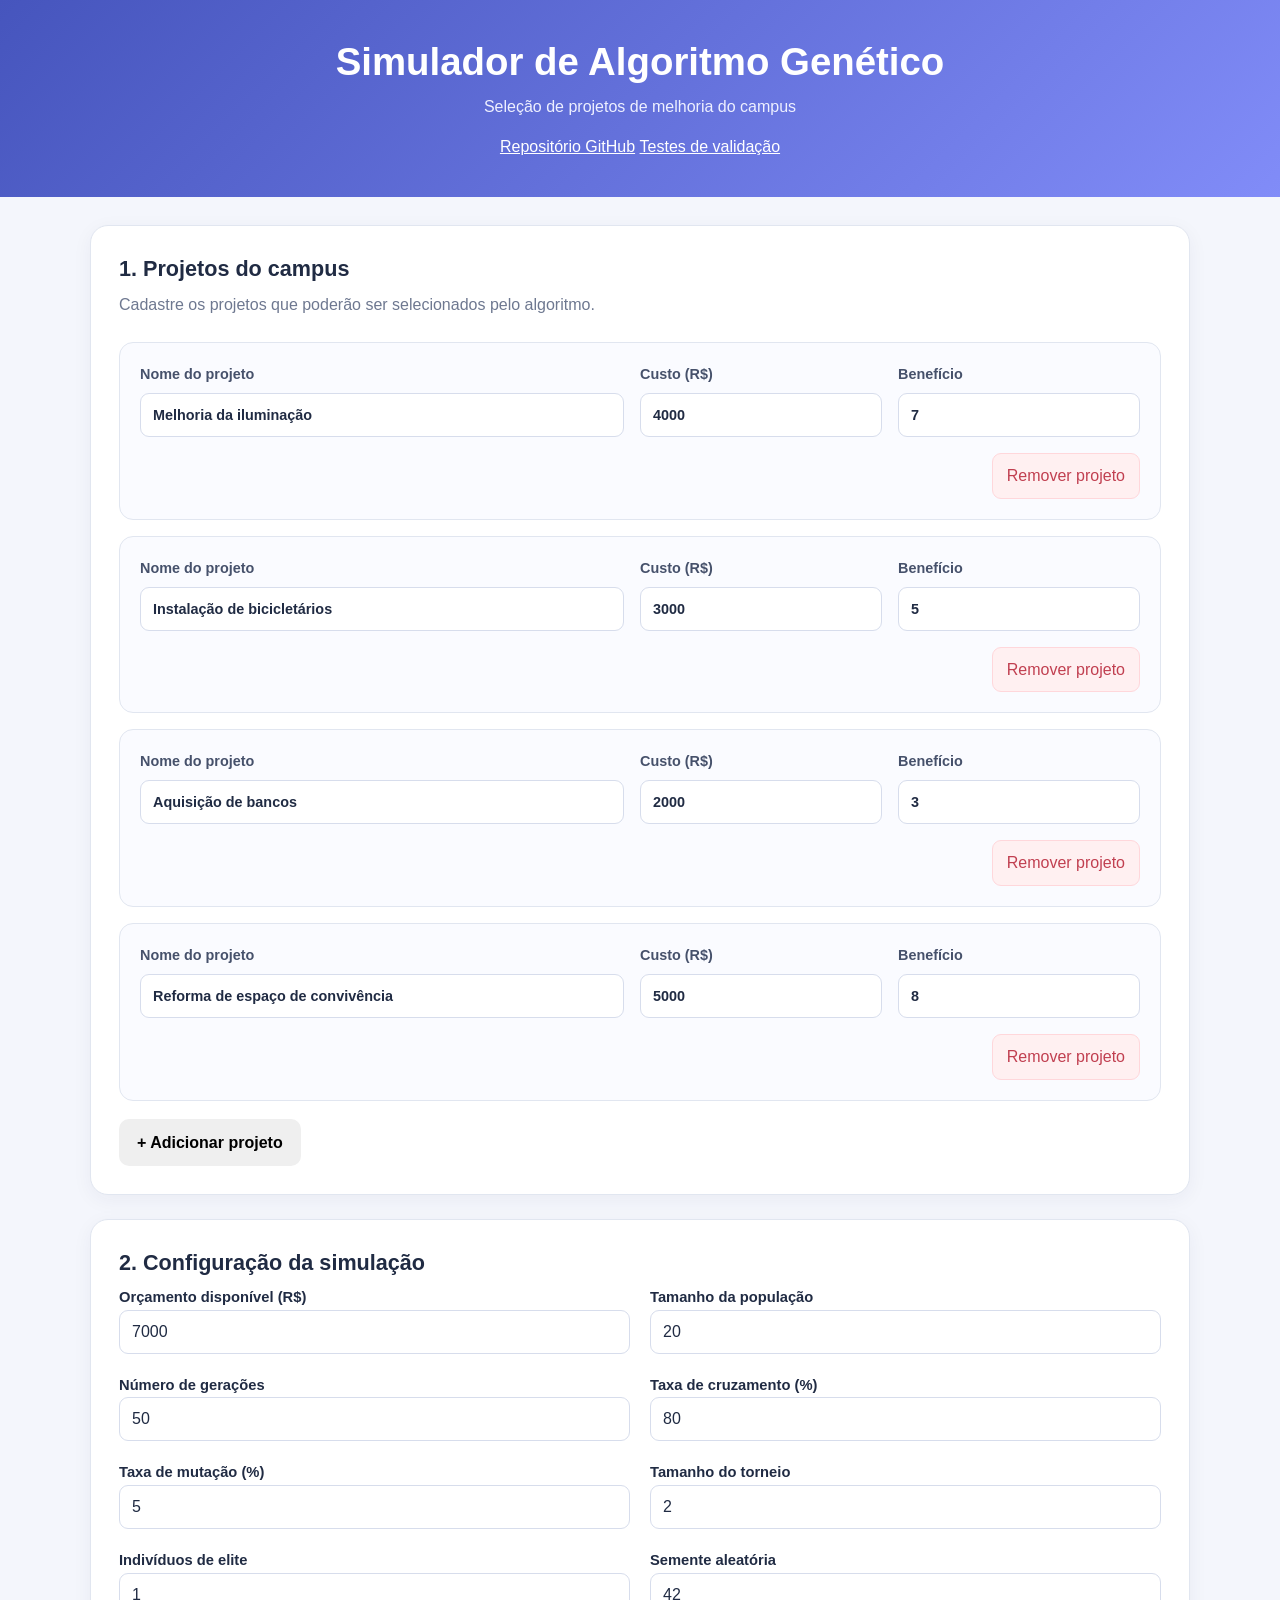
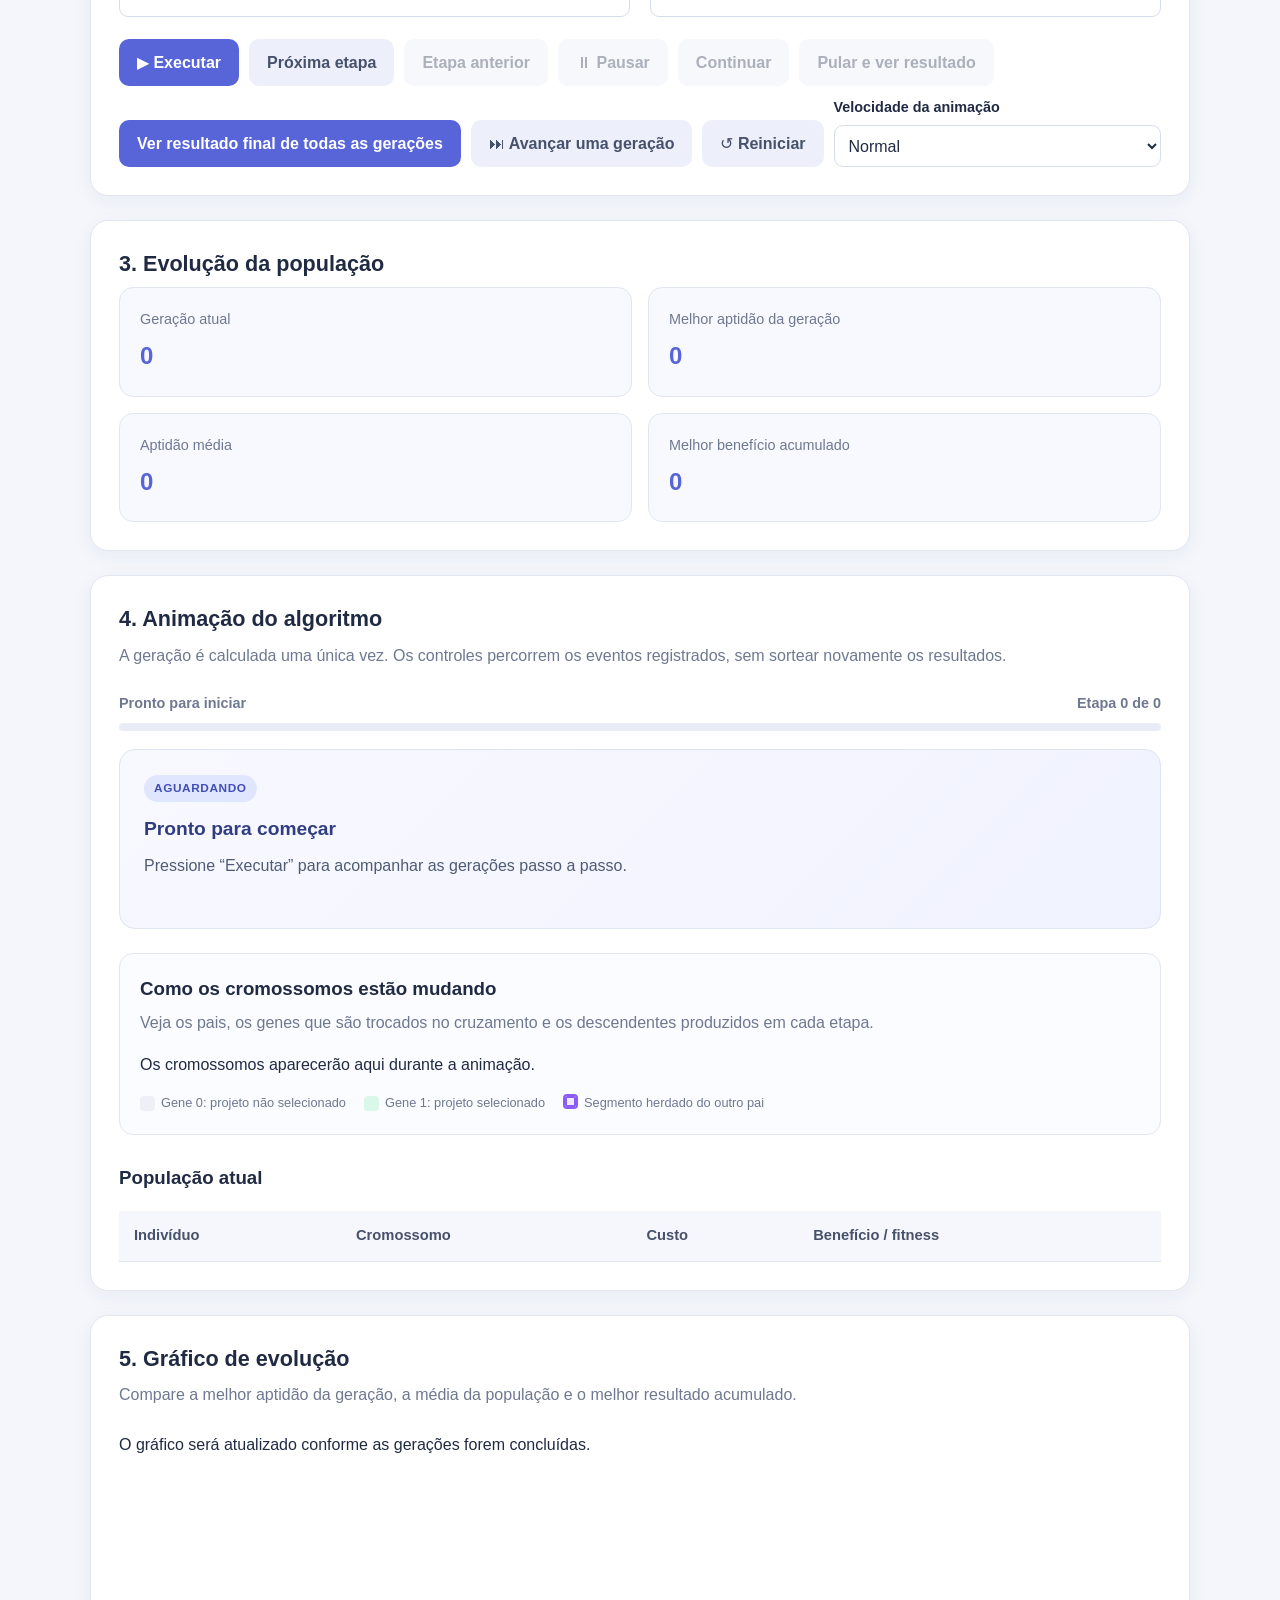
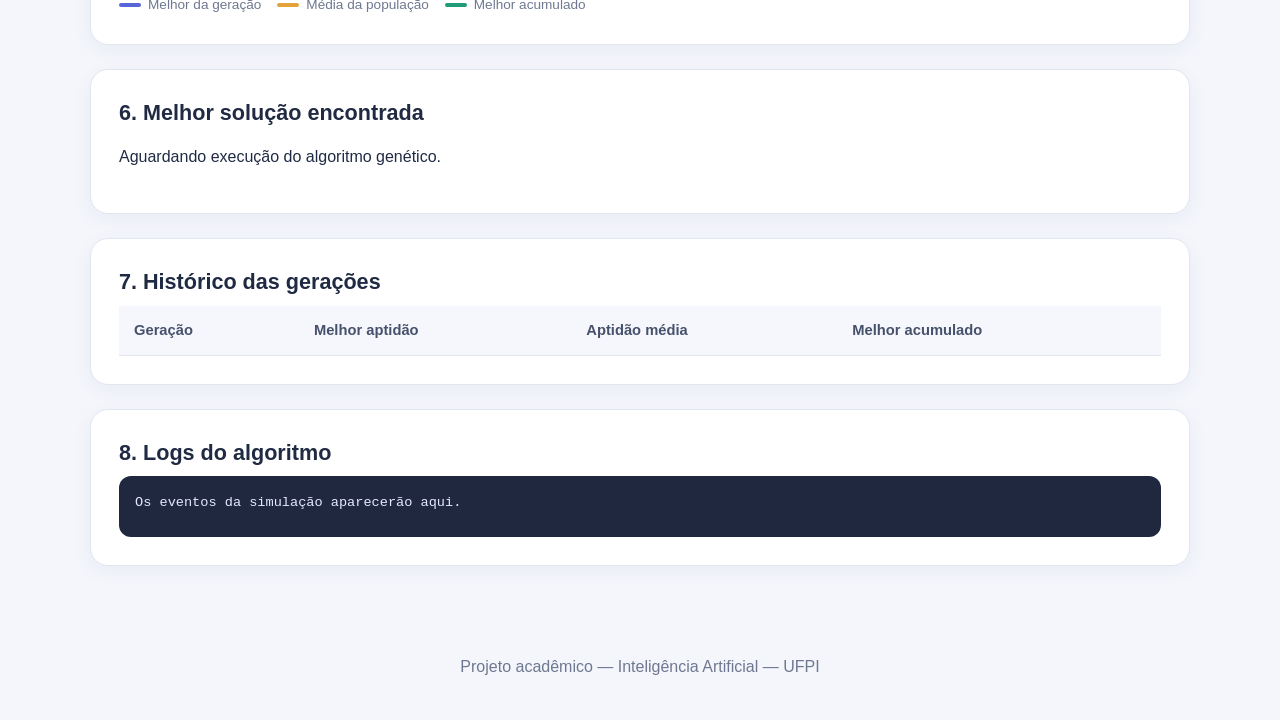
<file: index.html>
<!DOCTYPE html>
<html lang="pt-BR">
<head>
    <meta charset="UTF-8">
    <meta name="viewport" content="width=device-width, initial-scale=1.0">
    <title>Simulador de Algoritmo Genético</title>
    <link rel="stylesheet" href="css/style.css">
</head>
<body>
    <header class="cabecalho">
        <div>
            <h1>Simulador de Algoritmo Genético</h1>
            <p>Seleção de projetos de melhoria do campus</p>
        </div>
        <a href="https://github.com/MonnikLuianne/simulador-de-algoritmo-genetico"
           target="_blank" rel="noopener noreferrer" class="link-github">
            Repositório GitHub
        </a>
        <a href="testes.html" class="link-github">Testes de validação</a>
    </header>

    <main class="container">
        <section class="painel">
            <h2>1. Projetos do campus</h2>
            <p class="descricao">Cadastre os projetos que poderão ser selecionados pelo algoritmo.</p>
            <div id="lista-projetos"></div>
            <button type="button" id="adicionar-projeto" class="botao secundario">
                + Adicionar projeto
            </button>
        </section>

        <section class="painel">
            <h2>2. Configuração da simulação</h2>
            <form id="form-configuracao">
                <div class="grade-campos">
                    <div class="campo">
                        <label for="orcamento">Orçamento disponível (R$)</label>
                        <input type="number" id="orcamento" min="0" step="0.01" value="7000" required>
                    </div>
                    <div class="campo">
                        <label for="populacao">Tamanho da população</label>
                        <input type="number" id="populacao" min="2" step="1" value="20" required>
                    </div>
                    <div class="campo">
                        <label for="geracoes">Número de gerações</label>
                        <input type="number" id="geracoes" min="1" step="1" value="50" required>
                    </div>
                    <div class="campo">
                        <label for="cruzamento">Taxa de cruzamento (%)</label>
                        <input type="number" id="cruzamento" min="0" max="100" step="1" value="80" required>
                    </div>
                    <div class="campo">
                        <label for="mutacao">Taxa de mutação (%)</label>
                        <input type="number" id="mutacao" min="0" max="100" step="1" value="5" required>
                    </div>
                    <div class="campo">
                        <label for="torneio">Tamanho do torneio</label>
                        <input type="number" id="torneio" min="2" step="1" value="2" required>
                    </div>
                    <div class="campo">
                        <label for="elite">Indivíduos de elite</label>
                        <input type="number" id="elite" min="0" step="1" value="1" required>
                    </div>
                    <div class="campo">
                        <label for="semente">Semente aleatória</label>
                        <input type="number" id="semente" step="1" value="42" required>
                    </div>
                </div>

                <p id="mensagem-validacao" class="mensagem"></p>

                <div class="botoes">
                    <button type="button" id="executar" class="botao botao-primario">▶ Executar</button>
                    <button type="button" id="proxima-etapa" class="botao botao-secundario">Próxima etapa</button>
                    <button type="button" id="etapa-anterior" class="botao botao-secundario">Etapa anterior</button>
                    <button type="button" id="pausar" class="botao botao-secundario">⏸ Pausar</button>
                    <button type="button" id="continuar" class="botao botao-secundario">Continuar</button>
                    <button type="button" id="pular" class="botao botao-secundario">Pular e ver resultado</button>
                    <button type="button" id="resultado-todas-geracoes" class="botao botao-primario">Ver resultado final de todas as gerações</button>
                    <button type="button" id="avancar" class="botao botao-secundario">⏭ Avançar uma geração</button>
                    <button type="button" id="reiniciar" class="botao botao-secundario">↺ Reiniciar</button>
                    <div class="campo campo-velocidade">
                        <label for="velocidade">Velocidade da animação</label>
                        <select id="velocidade">
                            <option value="1400">Lenta</option>
                            <option value="800" selected>Normal</option>
                            <option value="350">Rápida</option>
                            <option value="100">Muito rápida</option>
                            <option value="0">Sem animação</option>
                        </select>
                    </div>
                </div>
            </form>
        </section>

        <section class="painel">
            <h2>3. Evolução da população</h2>
            <div class="grade-resultados">
                <article class="cartao-resultado">
                    <span>Geração atual</span>
                    <strong id="geracao-atual">0</strong>
                </article>
                <article class="cartao-resultado">
                    <span>Melhor aptidão da geração</span>
                    <strong id="melhor-geracao">0</strong>
                </article>
                <article class="cartao-resultado">
                    <span>Aptidão média</span>
                    <strong id="media-populacao">0</strong>
                </article>
                <article class="cartao-resultado">
                    <span>Melhor benefício acumulado</span>
                    <strong id="melhor-acumulado">0</strong>
                </article>
            </div>
        </section>

        <section class="painel">
            <h2>4. Animação do algoritmo</h2>
            <p class="descricao">
                A geração é calculada uma única vez. Os controles percorrem os eventos
                registrados, sem sortear novamente os resultados.
            </p>

            <div class="animacao-status">
                <span id="status-animacao">Pronto para iniciar</span>
                <span id="contador-etapas">Etapa 0 de 0</span>
            </div>
            <div class="barra-progresso">
                <div id="progresso-animacao"></div>
            </div>

            <article id="quadro-animacao" class="quadro-animacao" aria-live="polite">
                <span class="etapa-selo">AGUARDANDO</span>
                <h3>Pronto para começar</h3>
                <p>Pressione “Executar” para acompanhar as gerações passo a passo.</p>
            </article>

            <section class="painel-cromossomos">
                <h3>Como os cromossomos estão mudando</h3>
                <p class="descricao">
                    Veja os pais, os genes que são trocados no cruzamento e os descendentes
                    produzidos em cada etapa.
                </p>
                <div id="visual-cromossomos" class="visual-cromossomos" aria-live="polite">
                    <p>Os cromossomos aparecerão aqui durante a animação.</p>
                </div>
                <div class="legenda-genes">
                    <span><i class="gene-zero"></i> Gene 0: projeto não selecionado</span>
                    <span><i class="gene-um"></i> Gene 1: projeto selecionado</span>
                    <span><i class="gene-herdado"></i> Segmento herdado do outro pai</span>
                </div>
            </section>

            <h3>População atual</h3>
            <div class="tabela-container">
                <table>
                    <thead>
                        <tr>
                            <th>Indivíduo</th>
                            <th>Cromossomo</th>
                            <th>Custo</th>
                            <th>Benefício / fitness</th>
                        </tr>
                    </thead>
                    <tbody id="tabela-populacao"></tbody>
                </table>
            </div>
        </section>

        <section class="painel">
            <h2>5. Gráfico de evolução</h2>
            <p class="descricao">
                Compare a melhor aptidão da geração, a média da população e o melhor resultado acumulado.
            </p>
            <div id="grafico-evolucao" class="grafico-evolucao">
                <p>O gráfico será atualizado conforme as gerações forem concluídas.</p>
            </div>
            <div class="legenda-grafico">
                <span><i class="legenda-melhor"></i> Melhor da geração</span>
                <span><i class="legenda-media"></i> Média da população</span>
                <span><i class="legenda-acumulado"></i> Melhor acumulado</span>
            </div>
        </section>

        <section class="painel">
            <h2>6. Melhor solução encontrada</h2>
            <div id="resultado-final">
                <p>Aguardando execução do algoritmo genético.</p>
            </div>
        </section>

        <section class="painel">
            <h2>7. Histórico das gerações</h2>
            <div class="tabela-container">
                <table>
                    <thead>
                        <tr>
                            <th>Geração</th>
                            <th>Melhor aptidão</th>
                            <th>Aptidão média</th>
                            <th>Melhor acumulado</th>
                        </tr>
                    </thead>
                    <tbody id="historico-geracoes"></tbody>
                </table>
            </div>
        </section>

        <section class="painel">
            <h2>8. Logs do algoritmo</h2>
            <div id="logs" class="logs">
                <p>Os eventos da simulação aparecerão aqui.</p>
            </div>
        </section>
    </main>

    <footer>
        <p>Projeto acadêmico — Inteligência Artificial — UFPI</p>
    </footer>

    <script type="module" src="js/main.js"></script>
</body>
</html>
</file>
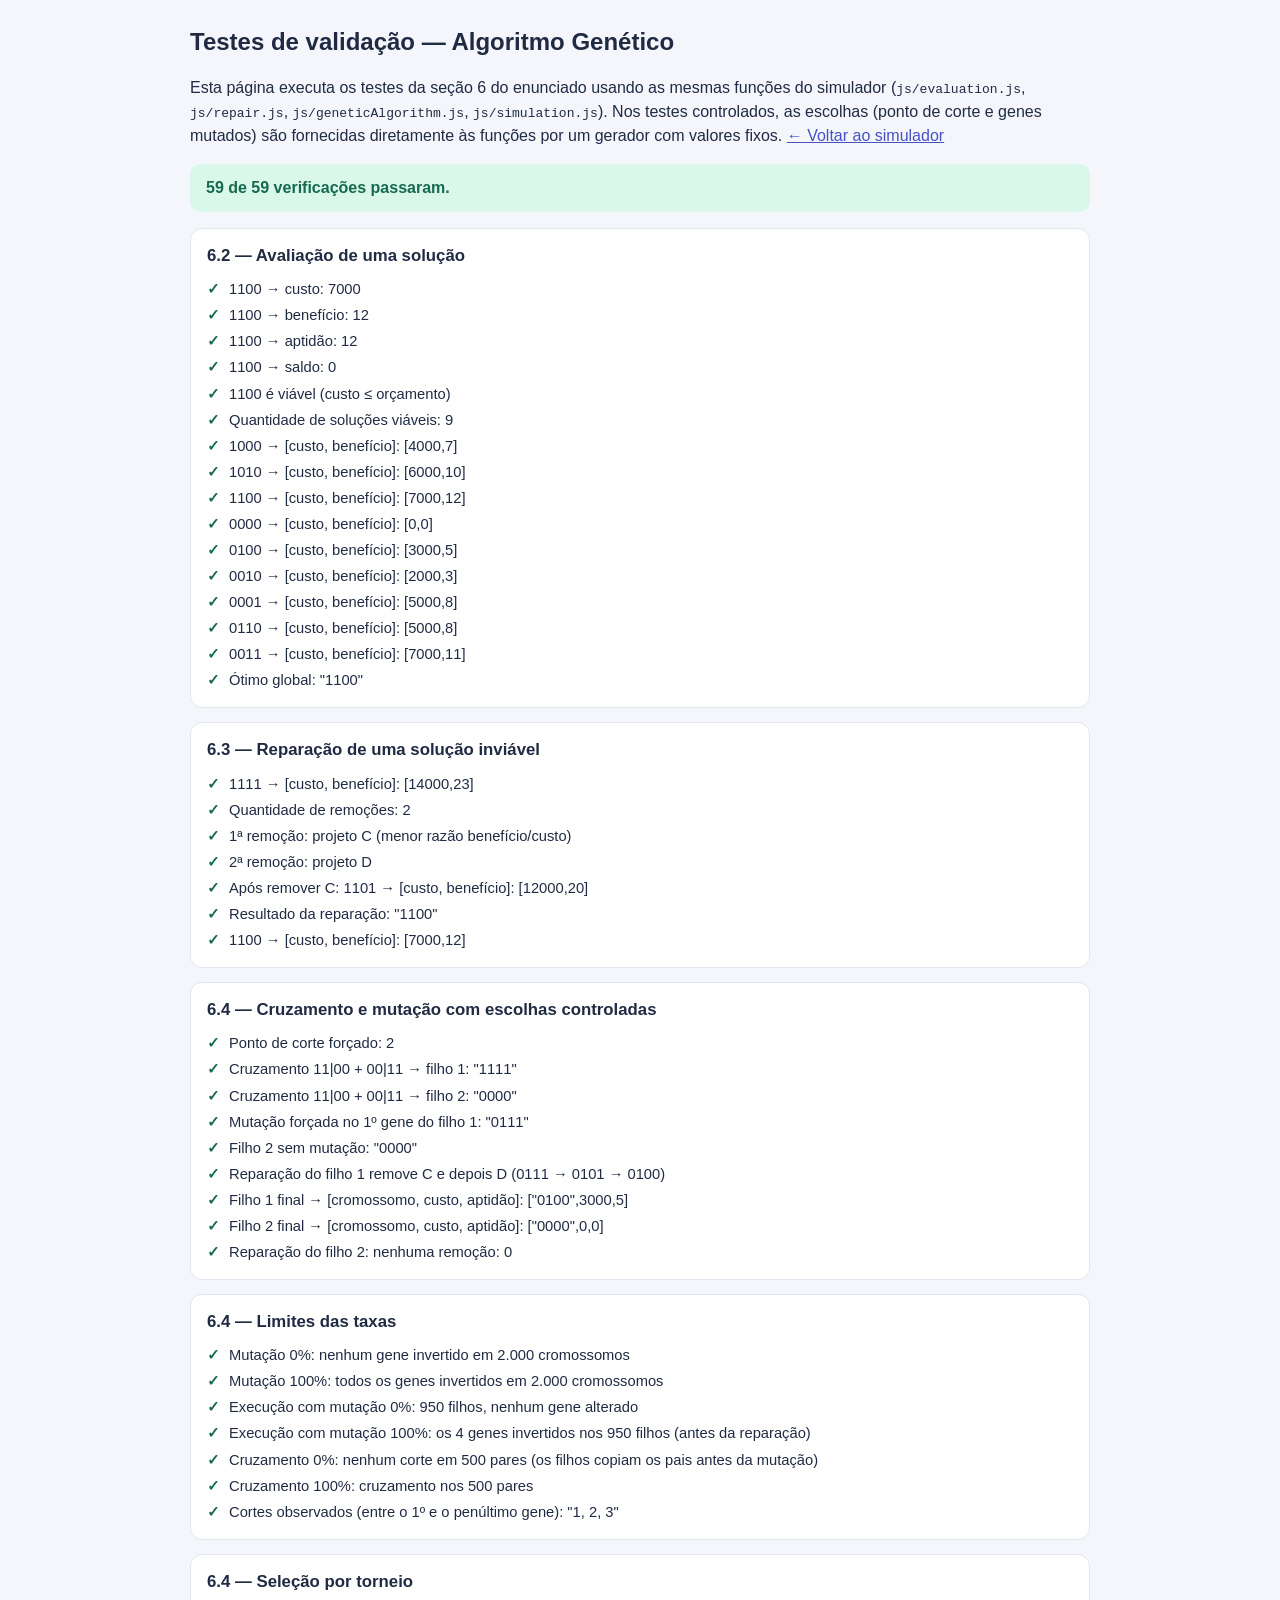
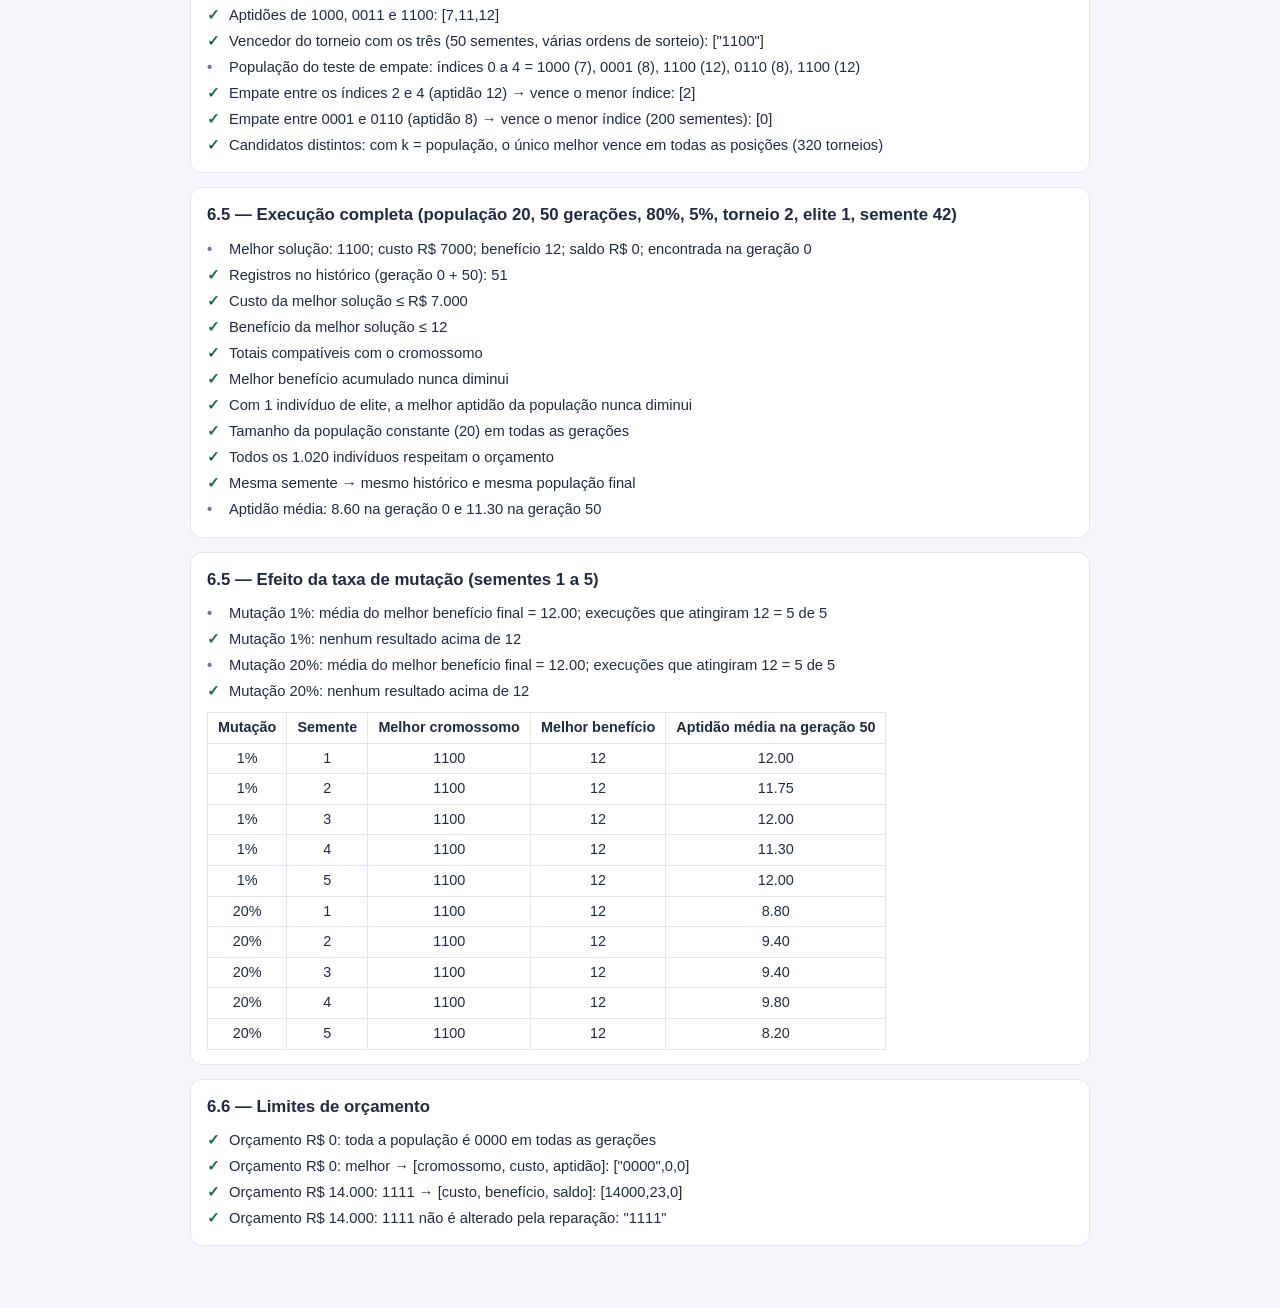
<file: testes.html>
<!DOCTYPE html>
<html lang="pt-BR">
<head>
    <meta charset="UTF-8">
    <meta name="viewport" content="width=device-width, initial-scale=1.0">
    <title>Testes de validação — Algoritmo Genético</title>
    <style>
        body { font-family: "Segoe UI", Arial, sans-serif; margin: 0; padding: 24px 16px 48px; background: #f4f6fc; color: #202b43; line-height: 1.5; }
        main { max-width: 900px; margin: 0 auto; }
        h1 { margin: 0 0 4px; font-size: 1.5rem; }
        a { color: #4652bf; }
        #resumo { margin: 16px 0; padding: 12px 16px; border-radius: 10px; font-weight: 700; background: #e8ebf7; }
        #resumo.ok { background: #d9f8e9; color: #17694f; }
        #resumo.falha { background: #ffe1e4; color: #a3202f; }
        section { margin-bottom: 14px; padding: 14px 16px; background: #fff; border: 1px solid #e1e6f0; border-radius: 12px; }
        h2 { margin: 0 0 8px; font-size: 1.05rem; }
        ul { margin: 0; padding-left: 0; list-style: none; font-size: 0.92rem; }
        li { padding: 2px 0; overflow-wrap: anywhere; }
        li::before { display: inline-block; width: 22px; font-weight: 700; }
        li.ok::before { content: "✓"; color: #17694f; }
        li.falha::before { content: "✗"; color: #a3202f; }
        li.info::before { content: "•"; color: #6e7890; }
        li.falha { color: #a3202f; font-weight: 600; }
        table { border-collapse: collapse; margin-top: 8px; font-size: 0.9rem; }
        th, td { padding: 4px 10px; border: 1px solid #e1e6f0; text-align: center; }
    </style>
</head>
<body>
<main>
    <h1>Testes de validação — Algoritmo Genético</h1>
    <p>
        Esta página executa os testes da seção 6 do enunciado usando as mesmas funções do simulador
        (<code>js/evaluation.js</code>, <code>js/repair.js</code>, <code>js/geneticAlgorithm.js</code>,
        <code>js/simulation.js</code>). Nos testes controlados, as escolhas (ponto de corte e genes mutados)
        são fornecidas diretamente às funções por um gerador com valores fixos.
        <a href="index.html">← Voltar ao simulador</a>
    </p>
    <div id="resumo">Executando…</div>
    <div id="saida"></div>
</main>

<script type="module">
import { avaliarSolucao } from "./js/evaluation.js";
import { repararSolucao } from "./js/repair.js";
import { selecionarPorTorneio, cruzamentoUmPonto, mutarCromossomo } from "./js/geneticAlgorithm.js";
import { criarSimulacao } from "./js/simulation.js";
import { criarGeradorAleatorio } from "./js/random.js";

// ---- Dados da seção 6.1 ----
const PROJETOS = [
  { nome: "A - Melhoria da iluminação", custo: 4000, beneficio: 7 },
  { nome: "B - Instalação de bicicletários", custo: 3000, beneficio: 5 },
  { nome: "C - Aquisição de bancos", custo: 2000, beneficio: 3 },
  { nome: "D - Reforma de espaço de convivência", custo: 5000, beneficio: 8 }
];
const ORCAMENTO = 7000;
const CONFIG = { orcamento: ORCAMENTO, populacao: 20, geracoes: 50, cruzamento: 80, mutacao: 5, torneio: 2, elite: 1, semente: 42 };

const genes = texto => texto.split("").map(Number);
const texto = cromossomo => cromossomo.join("");

// Gerador com valores fixos, para forçar escolhas nos testes controlados.
const fixo = valores => { let i = 0; return () => valores[Math.min(i++, valores.length - 1)]; };

// ---- Infraestrutura mínima ----
let total = 0, falhas = 0;
const saida = document.getElementById("saida");
let lista = null;

function secao(titulo) {
  const s = document.createElement("section");
  s.innerHTML = `<h2>${titulo}</h2>`;
  lista = document.createElement("ul");
  s.appendChild(lista);
  saida.appendChild(s);
  return s;
}
function item(classe, mensagem) {
  const li = document.createElement("li");
  li.className = classe;
  li.textContent = mensagem;
  lista.appendChild(li);
}
function igual(rotulo, obtido, esperado) {
  total++;
  const ok = JSON.stringify(obtido) === JSON.stringify(esperado);
  if (!ok) falhas++;
  item(ok ? "ok" : "falha", ok ? `${rotulo}: ${JSON.stringify(obtido)}` : `${rotulo}: obtido ${JSON.stringify(obtido)}, esperado ${JSON.stringify(esperado)}`);
}
function verdadeiro(rotulo, condicao) {
  total++;
  if (!condicao) falhas++;
  item(condicao ? "ok" : "falha", rotulo);
}
const info = mensagem => item("info", mensagem);

function executar(config) {
  const sim = criarSimulacao(PROJETOS, config);
  const populacoes = [sim.obterEstado().populacao];
  const eventos = [];
  while (!sim.obterEstado().concluida) {
    const r = sim.avancarGeracao();
    populacoes.push(r.populacao);
    eventos.push(...r.eventos);
  }
  return { estado: sim.obterEstado(), populacoes, eventos };
}

// ================= 6.2 Avaliação =================
secao("6.2 — Avaliação de uma solução");
{
  const a = avaliarSolucao(genes("1100"), PROJETOS);
  igual("1100 → custo", a.custo, 7000);
  igual("1100 → benefício", a.beneficio, 12);
  igual("1100 → aptidão", a.fitness, 12);
  igual("1100 → saldo", ORCAMENTO - a.custo, 0);
  verdadeiro("1100 é viável (custo ≤ orçamento)", a.custo <= ORCAMENTO);

  const esperadas = { "0000": [0, 0], "1000": [4000, 7], "0100": [3000, 5], "0010": [2000, 3], "0001": [5000, 8], "1100": [7000, 12], "1010": [6000, 10], "0110": [5000, 8], "0011": [7000, 11] };
  const viaveis = {};
  for (let m = 0; m < 16; m++) {
    const c = m.toString(2).padStart(4, "0");
    const av = avaliarSolucao(genes(c), PROJETOS);
    if (av.custo <= ORCAMENTO) viaveis[c] = [av.custo, av.beneficio];
  }
  igual("Quantidade de soluções viáveis", Object.keys(viaveis).length, 9);
  for (const c of Object.keys(esperadas)) igual(`${c} → [custo, benefício]`, viaveis[c], esperadas[c]);
  const otimo = Object.keys(viaveis).reduce((x, y) => (viaveis[y][1] > viaveis[x][1] ? y : x));
  igual("Ótimo global", otimo, "1100");
}

// ================= 6.3 Reparação =================
secao("6.3 — Reparação de uma solução inviável");
{
  const antes = avaliarSolucao(genes("1111"), PROJETOS);
  igual("1111 → [custo, benefício]", [antes.custo, antes.beneficio], [14000, 23]);
  const r = repararSolucao(genes("1111"), PROJETOS, ORCAMENTO);
  igual("Quantidade de remoções", r.eventos.length, 2);
  verdadeiro("1ª remoção: projeto C (menor razão benefício/custo)", /^Remover C /.test(r.eventos[0]));
  verdadeiro("2ª remoção: projeto D", /^Remover D /.test(r.eventos[1]));
  const passo1 = avaliarSolucao(genes("1101"), PROJETOS);
  igual("Após remover C: 1101 → [custo, benefício]", [passo1.custo, passo1.beneficio], [12000, 20]);
  igual("Resultado da reparação", texto(r.cromossomo), "1100");
  igual("1100 → [custo, benefício]", [r.avaliacao.custo, r.avaliacao.beneficio], [7000, 12]);
}

// ================= 6.4 Operadores controlados =================
secao("6.4 — Cruzamento e mutação com escolhas controladas");
{
  // Corte após o 2º gene: floor(r × 3) + 1 = 2 quando r = 0,5
  const cx = cruzamentoUmPonto(genes("1100"), genes("0011"), fixo([0.5]));
  igual("Ponto de corte forçado", cx.pontoCorte, 2);
  igual("Cruzamento 11|00 + 00|11 → filho 1", texto(cx.filho1), "1111");
  igual("Cruzamento 11|00 + 00|11 → filho 2", texto(cx.filho2), "0000");

  // Mutação apenas no 1º gene do filho 1: o sorteio só fica abaixo da taxa no gene A
  const m1 = mutarCromossomo(cx.filho1, 50, fixo([0, 0.99, 0.99, 0.99]));
  const m2 = mutarCromossomo(cx.filho2, 50, fixo([0.99]));
  igual("Mutação forçada no 1º gene do filho 1", texto(m1.cromossomo), "0111");
  igual("Filho 2 sem mutação", texto(m2.cromossomo), "0000");

  const r1 = repararSolucao(m1.cromossomo, PROJETOS, ORCAMENTO);
  const r2 = repararSolucao(m2.cromossomo, PROJETOS, ORCAMENTO);
  verdadeiro("Reparação do filho 1 remove C e depois D (0111 → 0101 → 0100)", r1.eventos.length === 2 && /^Remover C /.test(r1.eventos[0]) && /^Remover D /.test(r1.eventos[1]));
  igual("Filho 1 final → [cromossomo, custo, aptidão]", [texto(r1.cromossomo), r1.avaliacao.custo, r1.avaliacao.fitness], ["0100", 3000, 5]);
  igual("Filho 2 final → [cromossomo, custo, aptidão]", [texto(r2.cromossomo), r2.avaliacao.custo, r2.avaliacao.fitness], ["0000", 0, 0]);
  igual("Reparação do filho 2: nenhuma remoção", r2.eventos.length, 0);
}

secao("6.4 — Limites das taxas");
{
  const g = criarGeradorAleatorio(2026);
  let zero = true, cem = true;
  for (let t = 0; t < 2000; t++) {
    const c = Array.from({ length: 4 + (t % 12) }, () => (g() < 0.5 ? 0 : 1));
    if (texto(mutarCromossomo(c, 0, g).cromossomo) !== texto(c)) zero = false;
    if (texto(mutarCromossomo(c, 100, g).cromossomo) !== texto(c.map(b => 1 - b))) cem = false;
  }
  verdadeiro("Mutação 0%: nenhum gene invertido em 2.000 cromossomos", zero);
  verdadeiro("Mutação 100%: todos os genes invertidos em 2.000 cromossomos", cem);

  const m0 = executar({ ...CONFIG, mutacao: 0 }).eventos.filter(e => /^Mutação/.test(e));
  verdadeiro(`Execução com mutação 0%: ${m0.length} filhos, nenhum gene alterado`, m0.length > 0 && m0.every(e => /nenhum gene/.test(e)));
  const m100 = executar({ ...CONFIG, mutacao: 100 }).eventos.filter(e => /^Mutação/.test(e));
  verdadeiro(`Execução com mutação 100%: os 4 genes invertidos nos ${m100.length} filhos (antes da reparação)`, m100.length > 0 && m100.every(e => /Gene 1 .*Gene 2 .*Gene 3 .*Gene 4 /.test(e)));

  const c0 = executar({ ...CONFIG, cruzamento: 0 }).eventos;
  const sem = c0.filter(e => /^Sem cruzamento/.test(e)).length;
  verdadeiro(`Cruzamento 0%: nenhum corte em ${sem} pares (os filhos copiam os pais antes da mutação)`, sem > 0 && !c0.some(e => /^Cruzamento no ponto/.test(e)));
  const c100 = executar({ ...CONFIG, cruzamento: 100 }).eventos;
  const cortes = c100.filter(e => /^Cruzamento no ponto/.test(e));
  verdadeiro(`Cruzamento 100%: cruzamento nos ${cortes.length} pares`, cortes.length > 0 && !c100.some(e => /^Sem cruzamento/.test(e)));
  igual("Cortes observados (entre o 1º e o penúltimo gene)", [...new Set(cortes.map(e => e.match(/ponto (\d+)/)[1]))].sort().join(", "), "1, 2, 3");
}

secao("6.4 — Seleção por torneio");
{
  const pop = [genes("1000"), genes("0011"), genes("1100")];
  igual("Aptidões de 1000, 0011 e 1100", pop.map(c => avaliarSolucao(c, PROJETOS).fitness), [7, 11, 12]);
  const vencedores = new Set();
  for (let s = 0; s < 50; s++) vencedores.add(texto(selecionarPorTorneio(pop, PROJETOS, 3, criarGeradorAleatorio(s)).cromossomo));
  igual("Vencedor do torneio com os três (50 sementes, várias ordens de sorteio)", [...vencedores], ["1100"]);

  const empate = [genes("1000"), genes("0001"), genes("1100"), genes("0110"), genes("1100")];
  info("População do teste de empate: índices 0 a 4 = 1000 (7), 0001 (8), 1100 (12), 0110 (8), 1100 (12)");
  const ind = new Set();
  for (let s = 0; s < 50; s++) ind.add(selecionarPorTorneio(empate, PROJETOS, 5, criarGeradorAleatorio(s)).indice);
  igual("Empate entre os índices 2 e 4 (aptidão 12) → vence o menor índice", [...ind], [2]);
  const ind2 = new Set();
  for (let s = 0; s < 200; s++) ind2.add(selecionarPorTorneio([genes("0001"), genes("0110")], PROJETOS, 2, criarGeradorAleatorio(s)).indice);
  igual("Empate entre 0001 e 0110 (aptidão 8) → vence o menor índice (200 sementes)", [...ind2], [0]);

  // Candidatos distintos: com k = tamanho da população, todos participam;
  // portanto o único melhor indivíduo vence sempre, em qualquer posição.
  let distintos = true;
  for (let posicao = 0; posicao < 8; posicao++) {
    const populacao = Array.from({ length: 8 }, (_, i) => genes(i === posicao ? "1100" : "0010"));
    for (let s = 0; s < 40; s++) {
      if (selecionarPorTorneio(populacao, PROJETOS, 8, criarGeradorAleatorio(s)).indice !== posicao) distintos = false;
    }
  }
  verdadeiro("Candidatos distintos: com k = população, o único melhor vence em todas as posições (320 torneios)", distintos);
}

// ================= 6.5 Execução completa =================
secao("6.5 — Execução completa (população 20, 50 gerações, 80%, 5%, torneio 2, elite 1, semente 42)");
{
  const r = executar(CONFIG);
  const melhor = r.estado.melhorAcumulado;
  const av = avaliarSolucao(melhor.cromossomo, PROJETOS);
  info(`Melhor solução: ${texto(melhor.cromossomo)}; custo R$ ${av.custo}; benefício ${av.beneficio}; saldo R$ ${ORCAMENTO - av.custo}; encontrada na geração ${melhor.geracao}`);
  igual("Registros no histórico (geração 0 + 50)", r.estado.historico.length, 51);
  verdadeiro("Custo da melhor solução ≤ R$ 7.000", av.custo <= ORCAMENTO);
  verdadeiro("Benefício da melhor solução ≤ 12", av.beneficio <= 12);
  verdadeiro("Totais compatíveis com o cromossomo", av.custo === melhor.custo && av.beneficio === melhor.fitness);
  const h = r.estado.historico;
  verdadeiro("Melhor benefício acumulado nunca diminui", h.every((x, i) => i === 0 || x.melhorAcumulado >= h[i - 1].melhorAcumulado));
  verdadeiro("Com 1 indivíduo de elite, a melhor aptidão da população nunca diminui", h.every((x, i) => i === 0 || x.melhorFitness >= h[i - 1].melhorFitness));
  verdadeiro("Tamanho da população constante (20) em todas as gerações", r.populacoes.every(p => p.length === 20));
  verdadeiro("Todos os 1.020 indivíduos respeitam o orçamento", r.populacoes.every(p => p.every(c => avaliarSolucao(c, PROJETOS).custo <= ORCAMENTO)));
  const r2 = executar(CONFIG);
  verdadeiro("Mesma semente → mesmo histórico e mesma população final", JSON.stringify([r.estado.historico, r.estado.populacao]) === JSON.stringify([r2.estado.historico, r2.estado.populacao]));
  info(`Aptidão média: ${h[0].mediaFitness.toFixed(2)} na geração 0 e ${h[50].mediaFitness.toFixed(2)} na geração 50`);
}

{
  const s = secao("6.5 — Efeito da taxa de mutação (sementes 1 a 5)");
  let html = "<table><tr><th>Mutação</th><th>Semente</th><th>Melhor cromossomo</th><th>Melhor benefício</th><th>Aptidão média na geração 50</th></tr>";
  for (const taxa of [1, 20]) {
    const melhores = [];
    for (const semente of [1, 2, 3, 4, 5]) {
      const r = executar({ ...CONFIG, mutacao: taxa, semente });
      melhores.push(r.estado.melhorAcumulado.fitness);
      html += `<tr><td>${taxa}%</td><td>${semente}</td><td>${texto(r.estado.melhorAcumulado.cromossomo)}</td><td>${r.estado.melhorAcumulado.fitness}</td><td>${r.estado.historico[50].mediaFitness.toFixed(2)}</td></tr>`;
    }
    const media = melhores.reduce((a, b) => a + b, 0) / melhores.length;
    info(`Mutação ${taxa}%: média do melhor benefício final = ${media.toFixed(2)}; execuções que atingiram 12 = ${melhores.filter(v => v === 12).length} de 5`);
    verdadeiro(`Mutação ${taxa}%: nenhum resultado acima de 12`, melhores.every(v => v <= 12));
  }
  s.insertAdjacentHTML("beforeend", html + "</table>");
}

// ================= 6.6 Limites de orçamento =================
secao("6.6 — Limites de orçamento");
{
  const r0 = executar({ ...CONFIG, orcamento: 0 });
  verdadeiro("Orçamento R$ 0: toda a população é 0000 em todas as gerações", r0.populacoes.every(p => p.every(c => texto(c) === "0000")));
  const m = r0.estado.melhorAcumulado;
  igual("Orçamento R$ 0: melhor → [cromossomo, custo, aptidão]", [texto(m.cromossomo), m.custo, m.fitness], ["0000", 0, 0]);

  const a = avaliarSolucao(genes("1111"), PROJETOS);
  igual("Orçamento R$ 14.000: 1111 → [custo, benefício, saldo]", [a.custo, a.beneficio, 14000 - a.custo], [14000, 23, 0]);
  igual("Orçamento R$ 14.000: 1111 não é alterado pela reparação", texto(repararSolucao(genes("1111"), PROJETOS, 14000).cromossomo), "1111");
}

const resumo = document.getElementById("resumo");
resumo.textContent = falhas === 0 ? `${total} de ${total} verificações passaram.` : `${falhas} de ${total} verificações falharam.`;
resumo.className = falhas === 0 ? "ok" : "falha";
window.resultadoDosTestes = { total, falhas };
</script>
</body>
</html>
</file>
<file: css/style.css>
:root {
  font-family: "Segoe UI", Arial, sans-serif;
  color: #202b43;
  background: #f4f6fc;
  font-synthesis: none;
  text-rendering: optimizeLegibility;
  --primaria: #5865d9;
  --primaria-hover: #4652bf;
  --texto-suave: #6e7890;
  --borda: #e1e6f0;
  --fundo-card: #ffffff;
}

* { box-sizing: border-box; }

body {
  margin: 0;
  min-width: 320px;
  background: #f4f6fc;
  color: #202b43;
  line-height: 1.6;
}

button, input, select { font: inherit; }

button {
  cursor: pointer;
  transition: background 0.2s, transform 0.2s;
}

button:hover { transform: translateY(-1px); }

.cabecalho {
  padding: 38px 24px;
  color: white;
  text-align: center;
  background: linear-gradient(135deg, #4655bd, #818cf8);
}

.cabecalho h1 {
  margin: 0 0 8px;
  font-size: clamp(1.7rem, 4vw, 2.4rem);
  line-height: 1.25;
}

.cabecalho p { margin: 0; color: #eef0ff; }
.cabecalho a { display: inline-block; margin-top: 14px; color: white; }

.container {
  width: min(1100px, calc(100% - 32px));
  margin: 28px auto 48px;
}

.painel {
  min-width: 0;
  margin-bottom: 24px;
  padding: 28px;
  background: var(--fundo-card);
  border: 1px solid var(--borda);
  border-radius: 18px;
  box-shadow: 0 5px 20px rgba(35, 48, 85, 0.05);
}

.painel h2 { margin: 0 0 8px; font-size: 1.35rem; line-height: 1.4; }
.painel > p { margin: 0 0 24px; color: var(--texto-suave); }

#lista-projetos { display: grid; gap: 16px; }

.projeto-item {
  display: grid;
  grid-template-columns: minmax(0, 2fr) minmax(0, 1fr) minmax(0, 1fr);
  align-items: end;
  gap: 16px;
  min-width: 0;
  padding: 20px;
  background: #fafbff;
  border: 1px solid var(--borda);
  border-radius: 14px;
}

.projeto-item label {
  display: flex;
  flex-direction: column;
  gap: 7px;
  min-width: 0;
  color: #46516b;
  font-size: 0.9rem;
  font-weight: 600;
}

.projeto-item input {
  width: 100%;
  min-width: 0;
  height: 44px;
  padding: 10px 12px;
  color: #202b43;
  background: white;
  border: 1px solid #d7ddec;
  border-radius: 9px;
  outline: none;
}

.projeto-item input:focus,
.grade-campos input:focus,
.grade-campos select:focus {
  border-color: var(--primaria);
  box-shadow: 0 0 0 3px rgba(88, 101, 217, 0.12);
}

.botao-remover {
  grid-column: 1 / -1;
  justify-self: end;
  padding: 9px 14px;
  color: #c13f50;
  background: #fff0f1;
  border: 1px solid #ffd7db;
  border-radius: 9px;
}

.botao-remover:hover { background: #ffe1e4; }

.botao {
  display: inline-flex;
  align-items: center;
  justify-content: center;
  min-height: 44px;
  padding: 11px 18px;
  border: none;
  border-radius: 10px;
  font-weight: 600;
}

.botao-primario { color: white; background: var(--primaria); }
.botao-primario:hover { background: var(--primaria-hover); }
.botao-secundario { color: #46516b; background: #edf0fa; }
#adicionar-projeto { margin-top: 18px; }

.grade-campos {
  display: grid;
  grid-template-columns: repeat(2, minmax(0, 1fr));
  gap: 20px;
}

.grade-campos label {
  display: flex;
  flex-direction: column;
  gap: 8px;
  min-width: 0;
  font-weight: 600;
  font-size: 0.92rem;
}

.grade-campos input,
.grade-campos select {
  width: 100%;
  min-width: 0;
  height: 44px;
  padding: 10px 12px;
  color: #202b43;
  background: white;
  border: 1px solid #d7ddec;
  border-radius: 9px;
  outline: none;
}

.grade-campos input[type="range"] {
  padding: 0;
  accent-color: var(--primaria);
  border: none;
  box-shadow: none;
}

.grade-botoes {
  display: flex;
  flex-wrap: wrap;
  gap: 12px;
  margin-top: 24px;
}

.grade-resultados {
  display: grid;
  grid-template-columns: repeat(2, minmax(0, 1fr));
  gap: 16px;
}

.cartao-resultado {
  min-width: 0;
  padding: 20px;
  background: #f8f9ff;
  border: 1px solid var(--borda);
  border-radius: 14px;
}

.cartao-resultado span {
  display: block;
  margin-bottom: 6px;
  color: var(--texto-suave);
  font-size: 0.9rem;
}

.cartao-resultado strong {
  overflow-wrap: anywhere;
  font-size: 1.5rem;
  color: var(--primaria);
}

.tabela-container { width: 100%; overflow-x: auto; }

table { width: 100%; border-collapse: collapse; font-size: 0.92rem; }

th, td {
  padding: 13px 15px;
  text-align: left;
  border-bottom: 1px solid var(--borda);
  white-space: nowrap;
}

th { color: #46516b; background: #f6f7fc; font-weight: 700; }

.logs {
  max-height: 320px;
  overflow: auto;
  padding: 16px;
  color: #e4e9ff;
  background: #202840;
  border-radius: 12px;
  font-family: Consolas, monospace;
  font-size: 0.85rem;
  overflow-wrap: anywhere;
}

footer { padding: 24px; color: var(--texto-suave); text-align: center; }

/* Controles da animação */

.botoes {
  display: flex;
  flex-wrap: wrap;
  align-items: end;
  gap: 10px;
  margin-top: 22px;
}

.botoes .botao { min-height: 42px; }

.botao:disabled {
  opacity: 0.45;
  cursor: not-allowed;
  transform: none;
}

.campo-velocidade { min-width: 170px; flex: 1; }
.campo-velocidade label { display: block; margin-bottom: 6px; font-size: 0.9rem; font-weight: 600; }

.campo-velocidade select {
  width: 100%;
  min-height: 42px;
  padding: 8px 10px;
  border: 1px solid #d7ddec;
  border-radius: 9px;
  background: #fff;
  color: #202b43;
}

.animacao-status {
  display: flex;
  flex-wrap: wrap;
  justify-content: space-between;
  gap: 8px;
  margin: 18px 0 8px;
  color: var(--texto-suave);
  font-size: 0.9rem;
  font-weight: 600;
}

.barra-progresso {
  width: 100%;
  height: 8px;
  overflow: hidden;
  background: #e9ecf7;
  border-radius: 999px;
}

#progresso-animacao {
  width: 0;
  height: 100%;
  background: linear-gradient(90deg, #5865d9, #a78bfa);
  border-radius: inherit;
  transition: width 0.25s ease;
}

.quadro-animacao {
  position: relative;
  min-height: 180px;
  margin: 18px 0 24px;
  padding: 24px;
  overflow-wrap: anywhere;
  border: 1px solid #dfe4f3;
  border-radius: 16px;
  background: linear-gradient(135deg, #f8f9ff, #f0f2ff);
  animation: entrar-etapa 0.22s ease-out;
}

.quadro-animacao h3 { margin: 12px 0 8px; color: #303d83; font-size: 1.2rem; }
.quadro-animacao p { margin: 0; color: #4f5b75; }

.etapa-selo {
  display: inline-flex;
  padding: 4px 10px;
  border-radius: 999px;
  background: #e1e6ff;
  color: #404eb5;
  font-size: 0.74rem;
  font-weight: 800;
  letter-spacing: 0.05em;
  text-transform: uppercase;
}

.etapa-indicador { margin-top: 18px; color: #737e98; font-size: 0.8rem; font-weight: 700; }

@keyframes entrar-etapa {
  from { opacity: 0.5; transform: translateY(4px); }
  to { opacity: 1; transform: translateY(0); }
}

/* Visualização dos cromossomos */

.painel-cromossomos {
  margin: 20px 0 28px;
  padding: 20px;
  border: 1px solid #e1e6f0;
  border-radius: 14px;
  background: #fbfcff;
}

.painel-cromossomos h3 { margin: 0 0 6px; }
.painel-cromossomos .descricao { margin: 0 0 16px; color: var(--texto-suave); }

.visual-cromossomos { min-width: 0; }

.cromossomos-grade {
  display: grid;
  grid-template-columns: repeat(2, minmax(0, 1fr));
  gap: 12px;
}

.cromossomo-card {
  min-width: 0;
  padding: 14px;
  background: white;
  border: 1px solid #e0e5f0;
  border-radius: 12px;
  animation: cromossomo-entrar 0.35s ease both;
  animation-delay: calc(var(--ordem-cromossomo, 0) * 70ms);
}

.cromossomo-card strong {
  display: block;
  margin-bottom: 10px;
  color: #4b5671;
  font-size: 0.88rem;
}

.cromossomo-filho { border-color: #c8c8ff; background: #fbfaff; }

.genes {
  display: flex;
  flex-wrap: wrap;
  gap: 5px;
  margin-bottom: 9px;
}

.gene {
  display: inline-flex;
  flex-direction: column;
  align-items: center;
  justify-content: center;
  width: 36px;
  height: 44px;
  border: 1px solid transparent;
  border-radius: 8px;
  font-size: 1.1rem;
  font-weight: 800;
  animation: gene-aparecer 0.25s ease both;
}

.gene small {
  margin-top: 1px;
  font-size: 0.62rem;
  font-weight: 600;
}

.gene-zero { color: #59657c; background: #edf0f6; border-color: #dce1ea; }
.gene-um { color: #17694f; background: #d9f8e9; border-color: #9de5c5; }
.gene-herdado { box-shadow: inset 0 0 0 2px #8b5cf6; transform: translateY(-2px); }

.legenda-genes {
  display: flex;
  flex-wrap: wrap;
  gap: 10px 18px;
  margin-top: 16px;
  color: var(--texto-suave);
  font-size: 0.8rem;
}

.legenda-genes span { display: inline-flex; align-items: center; gap: 6px; }
.legenda-genes i { width: 15px; height: 15px; border-radius: 4px; display: inline-block; }
.legenda-genes .gene-zero { background: #edf0f6; }
.legenda-genes .gene-um { background: #d9f8e9; }
.legenda-genes .gene-herdado { background: #f0eaff; border: 2px solid #8b5cf6; }

.explicacao-cromossomos {
  margin: 14px 0 0;
  color: #5f6b84;
  font-size: 0.88rem;
}

.sem-cromossomos { color: var(--texto-suave); overflow-wrap: anywhere; }

@keyframes cromossomo-entrar {
  from { opacity: 0; transform: translateY(8px) scale(0.98); }
  to { opacity: 1; transform: translateY(0) scale(1); }
}

@keyframes gene-aparecer {
  from { opacity: 0.35; transform: scale(0.8); }
  to { opacity: 1; transform: scale(1); }
}

/* Gráfico de evolução */

.grafico-evolucao { width: 100%; min-height: 150px; }

.grafico-svg {
  display: block;
  width: 100%;
  height: auto;
  max-height: 380px;
  overflow: visible;
}

.grade-svg { stroke: #e5e9f3; stroke-width: 1; }
.eixo-svg { stroke: #aeb7ca; stroke-width: 1.2; }
.rotulo-svg { fill: #78839b; font-size: 11px; }

.linha-svg {
  fill: none;
  stroke-width: 3;
  stroke-linecap: round;
  stroke-linejoin: round;
}

.linha-melhor { stroke: #5865d9; }
.linha-media { stroke: #e4a23b; stroke-dasharray: 6 4; }
.linha-acumulado { stroke: #209b78; }

.legenda-grafico {
  display: flex;
  flex-wrap: wrap;
  gap: 16px;
  margin-top: 12px;
  color: var(--texto-suave);
  font-size: 0.85rem;
}

.legenda-grafico span { display: inline-flex; align-items: center; gap: 7px; }
.legenda-grafico i { display: inline-block; width: 22px; height: 4px; border-radius: 5px; }
.legenda-melhor { background: #5865d9; }
.legenda-media { background: #e4a23b; }
.legenda-acumulado { background: #209b78; }

#tabela-populacao code,
#resultado-final code {
  padding: 3px 6px;
  color: #404eb5;
  background: #edf0ff;
  border-radius: 5px;
  font-weight: 700;
  letter-spacing: 0.08em;
}

#logs p {
  margin: 0 0 8px;
  padding-bottom: 7px;
  border-bottom: 1px solid rgba(255, 255, 255, 0.09);
}

#logs p:last-child { margin-bottom: 0; border-bottom: 0; }

@media (max-width: 700px) {
  .container { width: min(100% - 20px, 600px); margin-top: 16px; }
  .painel { padding: 18px; border-radius: 14px; }
  .projeto-item { grid-template-columns: minmax(0, 1fr); gap: 14px; padding: 16px; }
  .botao-remover { grid-column: auto; justify-self: stretch; }
  .grade-campos, .grade-resultados, .cromossomos-grade { grid-template-columns: minmax(0, 1fr); }
  .botoes { flex-direction: column; align-items: stretch; }
  .botoes .botao, .campo-velocidade { width: 100%; }
  .quadro-animacao { padding: 18px; }
  .legenda-grafico { flex-direction: column; gap: 8px; }
}
</file>
